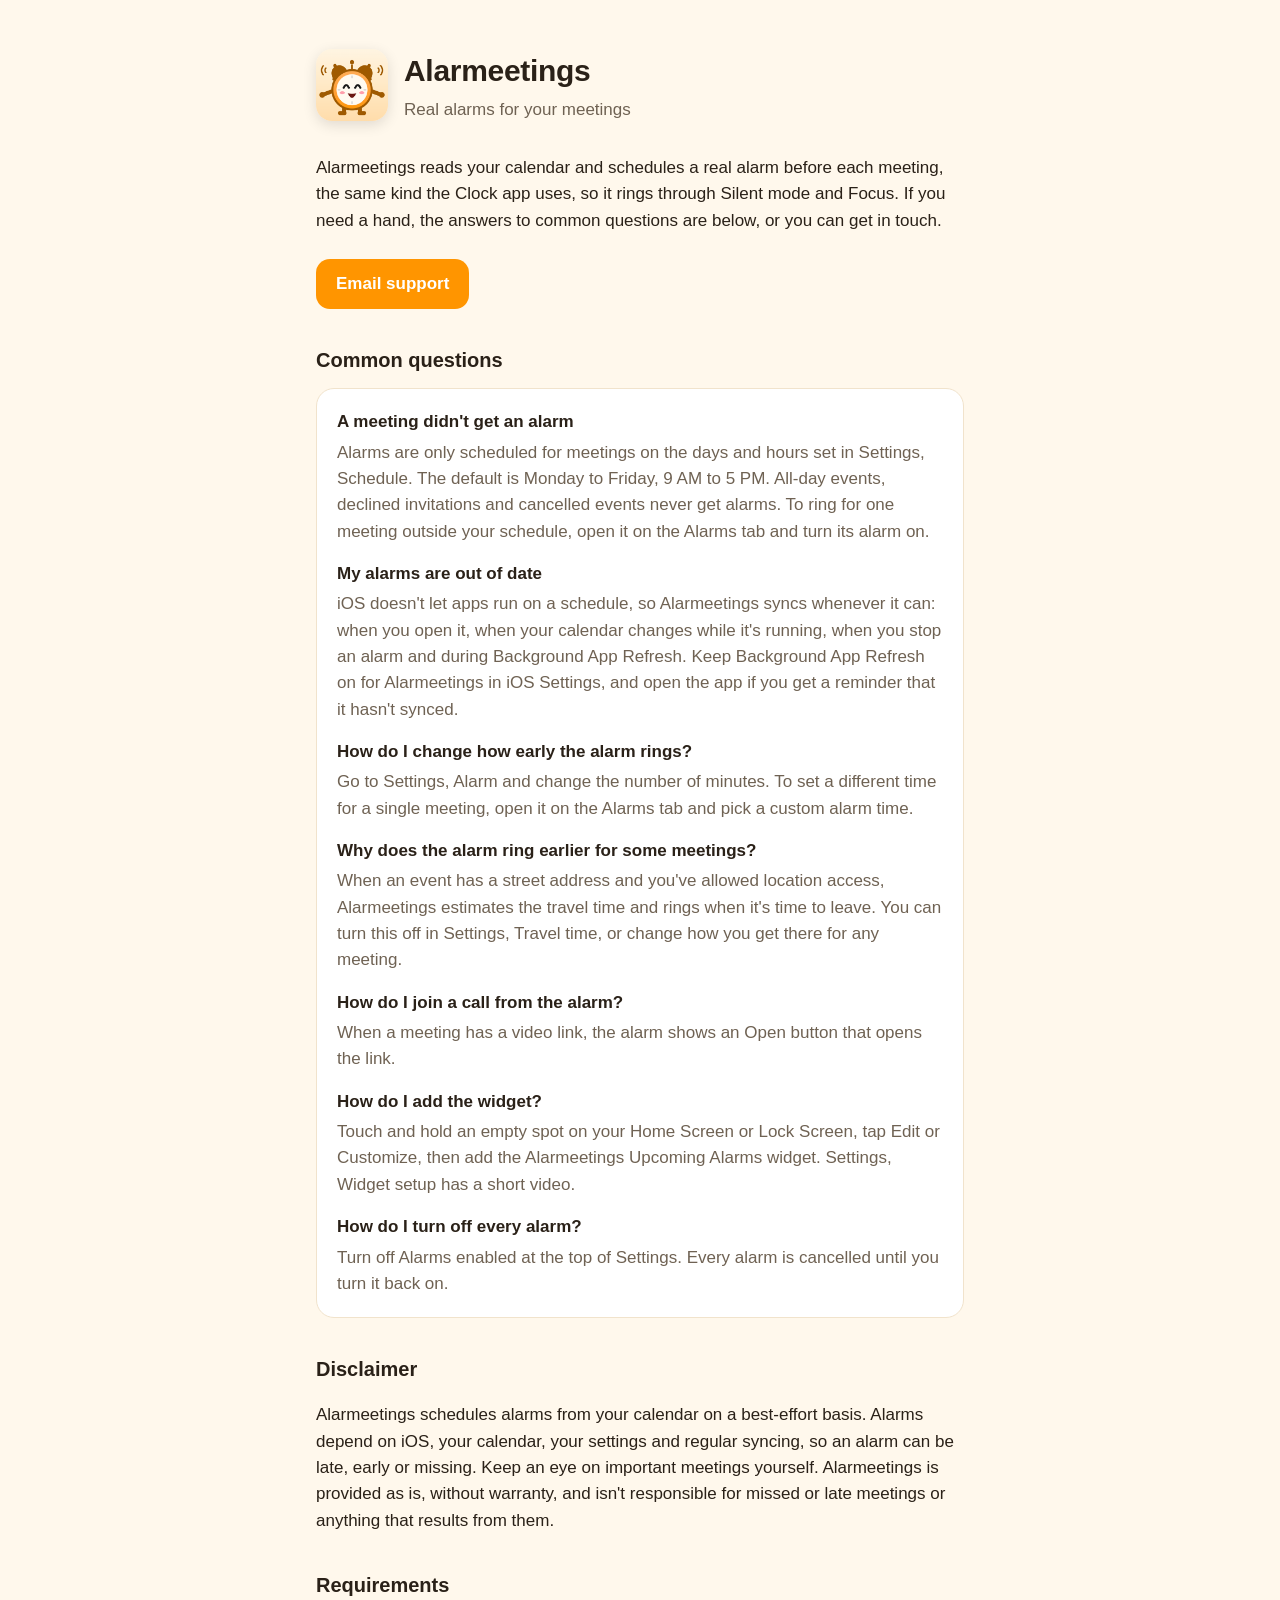
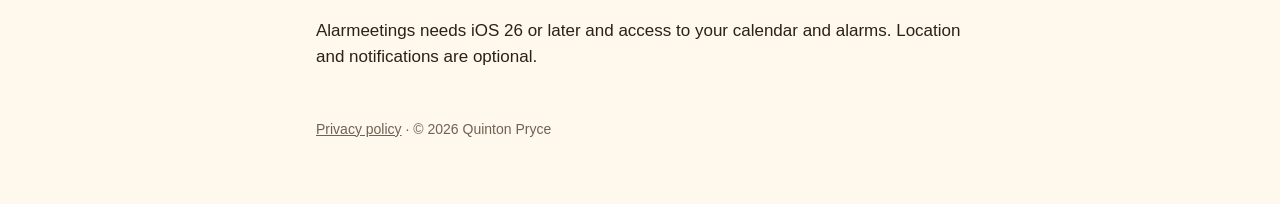
<file: index.html>
<!doctype html>
<html lang="en">
<head>
  <meta charset="utf-8">
  <meta name="viewport" content="width=device-width, initial-scale=1">
  <title>Alarmeetings Support</title>
  <meta name="description" content="Alarmeetings turns your calendar meetings into real iPhone alarms that ring through Silent mode and Focus.">
  <link rel="icon" href="icon.png">
  <link rel="stylesheet" href="style.css">
</head>
<body>
  <main>
    <header>
      <img src="icon.png" alt="">
      <div>
        <h1>Alarmeetings</h1>
        <p>Real alarms for your meetings</p>
      </div>
    </header>

    <p>Alarmeetings reads your calendar and schedules a real alarm before each meeting, the same kind the Clock app uses, so it rings through Silent mode and Focus. If you need a hand, the answers to common questions are below, or you can get in touch.</p>

    <a class="contact" href="mailto:prycequinton329@gmail.com?subject=Alarmeetings%20support">Email support</a>

    <h2>Common questions</h2>

    <div class="card">
      <h3>A meeting didn't get an alarm</h3>
      <p>Alarms are only scheduled for meetings on the days and hours set in Settings, Schedule. The default is Monday to Friday, 9 AM to 5 PM. All-day events, declined invitations and cancelled events never get alarms. To ring for one meeting outside your schedule, open it on the Alarms tab and turn its alarm on.</p>

      <h3>My alarms are out of date</h3>
      <p>iOS doesn't let apps run on a schedule, so Alarmeetings syncs whenever it can: when you open it, when your calendar changes while it's running, when you stop an alarm and during Background App Refresh. Keep Background App Refresh on for Alarmeetings in iOS Settings, and open the app if you get a reminder that it hasn't synced.</p>

      <h3>How do I change how early the alarm rings?</h3>
      <p>Go to Settings, Alarm and change the number of minutes. To set a different time for a single meeting, open it on the Alarms tab and pick a custom alarm time.</p>

      <h3>Why does the alarm ring earlier for some meetings?</h3>
      <p>When an event has a street address and you've allowed location access, Alarmeetings estimates the travel time and rings when it's time to leave. You can turn this off in Settings, Travel time, or change how you get there for any meeting.</p>

      <h3>How do I join a call from the alarm?</h3>
      <p>When a meeting has a video link, the alarm shows an Open button that opens the link.</p>

      <h3>How do I add the widget?</h3>
      <p>Touch and hold an empty spot on your Home Screen or Lock Screen, tap Edit or Customize, then add the Alarmeetings Upcoming Alarms widget. Settings, Widget setup has a short video.</p>

      <h3>How do I turn off every alarm?</h3>
      <p>Turn off Alarms enabled at the top of Settings. Every alarm is cancelled until you turn it back on.</p>
    </div>

    <h2>Disclaimer</h2>
    <p>Alarmeetings schedules alarms from your calendar on a best-effort basis. Alarms depend on iOS, your calendar, your settings and regular syncing, so an alarm can be late, early or missing. Keep an eye on important meetings yourself. Alarmeetings is provided as is, without warranty, and isn't responsible for missed or late meetings or anything that results from them.</p>

    <h2>Requirements</h2>
    <p>Alarmeetings needs iOS 26 or later and access to your calendar and alarms. Location and notifications are optional.</p>

    <footer>
      <a href="privacy.html">Privacy policy</a> · © 2026 Quinton Pryce
    </footer>
  </main>
</body>
</html>
</file>
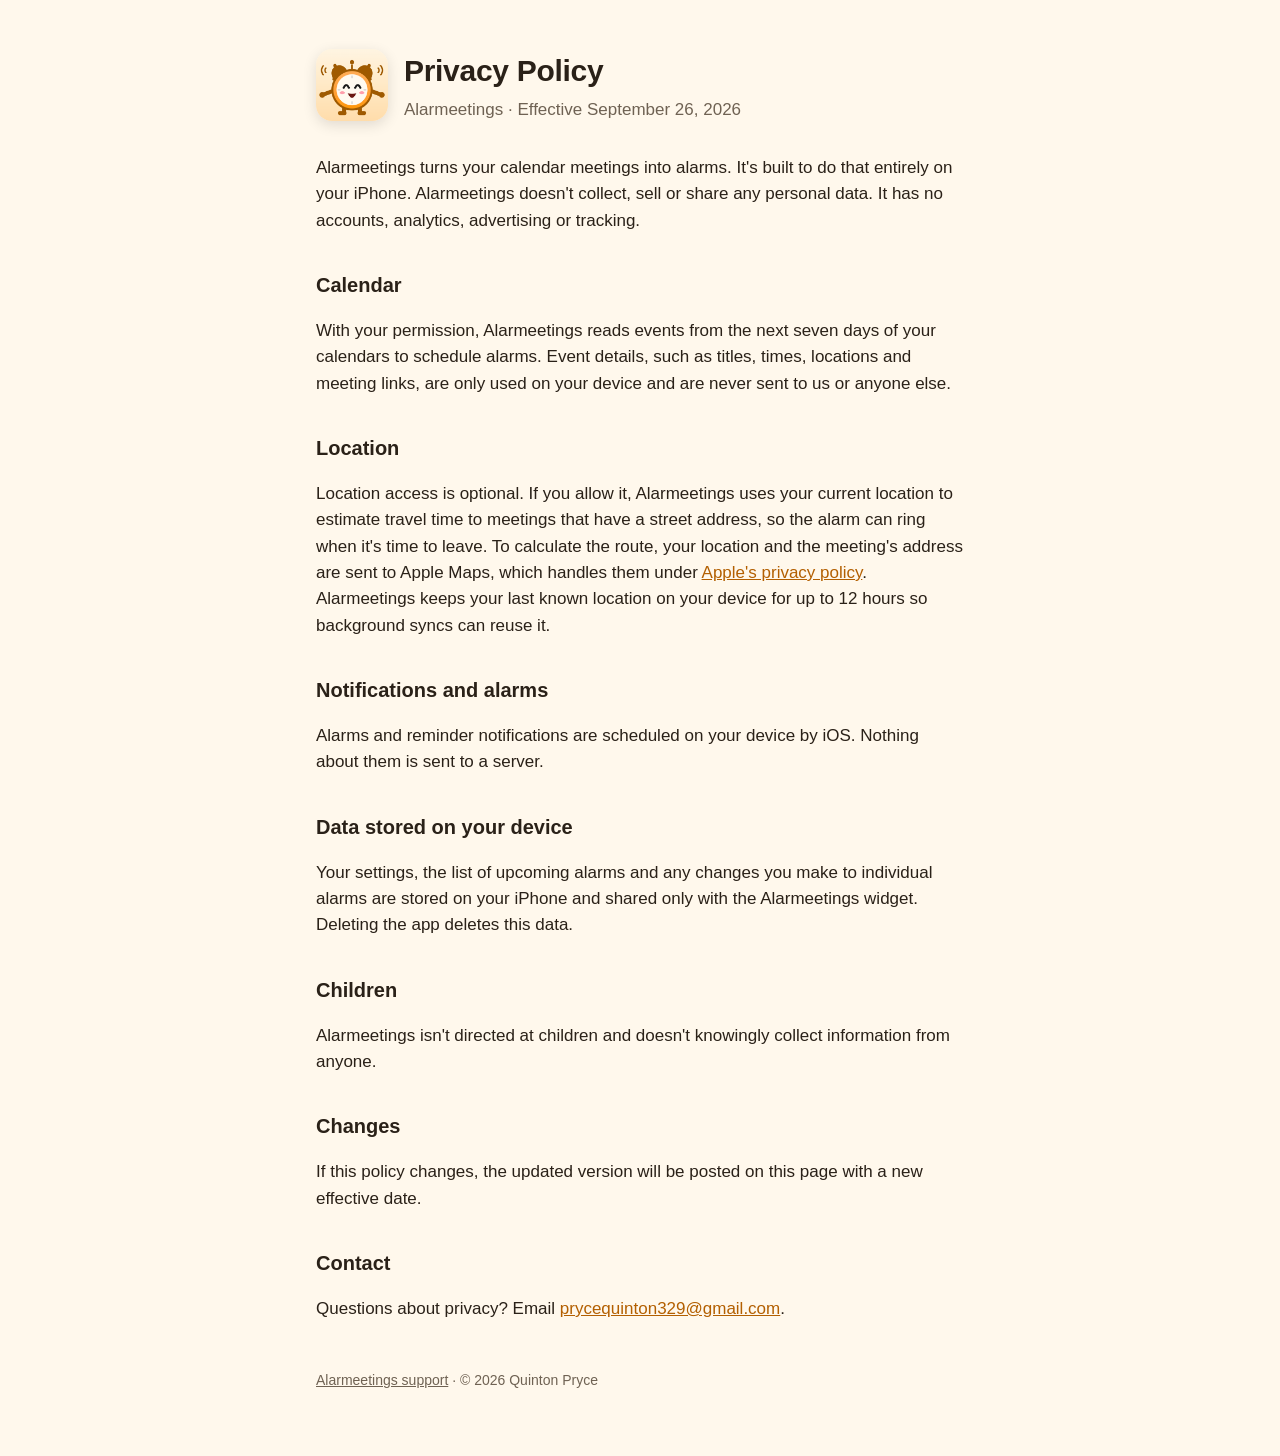
<file: privacy.html>
<!doctype html>
<html lang="en">
<head>
  <meta charset="utf-8">
  <meta name="viewport" content="width=device-width, initial-scale=1">
  <title>Alarmeetings Privacy Policy</title>
  <link rel="icon" href="icon.png">
  <link rel="stylesheet" href="style.css">
</head>
<body>
  <main>
    <header>
      <img src="icon.png" alt="">
      <div>
        <h1>Privacy Policy</h1>
        <p>Alarmeetings · Effective September 26, 2026</p>
      </div>
    </header>

    <p>Alarmeetings turns your calendar meetings into alarms. It's built to do that entirely on your iPhone. Alarmeetings doesn't collect, sell or share any personal data. It has no accounts, analytics, advertising or tracking.</p>

    <h2>Calendar</h2>
    <p>With your permission, Alarmeetings reads events from the next seven days of your calendars to schedule alarms. Event details, such as titles, times, locations and meeting links, are only used on your device and are never sent to us or anyone else.</p>

    <h2>Location</h2>
    <p>Location access is optional. If you allow it, Alarmeetings uses your current location to estimate travel time to meetings that have a street address, so the alarm can ring when it's time to leave. To calculate the route, your location and the meeting's address are sent to Apple Maps, which handles them under <a href="https://www.apple.com/legal/privacy/">Apple's privacy policy</a>. Alarmeetings keeps your last known location on your device for up to 12 hours so background syncs can reuse it.</p>

    <h2>Notifications and alarms</h2>
    <p>Alarms and reminder notifications are scheduled on your device by iOS. Nothing about them is sent to a server.</p>

    <h2>Data stored on your device</h2>
    <p>Your settings, the list of upcoming alarms and any changes you make to individual alarms are stored on your iPhone and shared only with the Alarmeetings widget. Deleting the app deletes this data.</p>

    <h2>Children</h2>
    <p>Alarmeetings isn't directed at children and doesn't knowingly collect information from anyone.</p>

    <h2>Changes</h2>
    <p>If this policy changes, the updated version will be posted on this page with a new effective date.</p>

    <h2>Contact</h2>
    <p>Questions about privacy? Email <a href="mailto:prycequinton329@gmail.com">prycequinton329@gmail.com</a>.</p>

    <footer>
      <a href="index.html">Alarmeetings support</a> · © 2026 Quinton Pryce
    </footer>
  </main>
</body>
</html>
</file>
<file: style.css>
:root {
  --bg: #fff8ec;
  --card: #ffffff;
  --text: #2a2118;
  --muted: #6f6253;
  --accent: #ff9500;
  --accent-ink: #b35f00;
  --border: #f1e3cc;
  color-scheme: light dark;
}

@media (prefers-color-scheme: dark) {
  :root {
    --bg: #17120c;
    --card: #221b13;
    --text: #f6ecdf;
    --muted: #b8a893;
    --accent: #ff9f1a;
    --accent-ink: #ffb347;
    --border: #3a2e20;
  }
}

* {
  box-sizing: border-box;
}

body {
  margin: 0;
  background: var(--bg);
  color: var(--text);
  font-family: ui-rounded, "SF Pro Rounded", -apple-system, BlinkMacSystemFont, "Segoe UI", sans-serif;
  font-size: 17px;
  line-height: 1.55;
}

main {
  max-width: 680px;
  margin: 0 auto;
  padding: 48px 16px 64px;
}

header {
  display: flex;
  align-items: center;
  gap: 16px;
  margin-bottom: 32px;
}

header img {
  width: 72px;
  height: 72px;
  border-radius: 16px;
  box-shadow: 0 4px 14px rgba(0, 0, 0, 0.12);
}

header h1 {
  margin: 0;
  font-size: 30px;
  font-weight: 800;
  letter-spacing: -0.01em;
}

header p {
  margin: 2px 0 0;
  color: var(--muted);
}

h2 {
  margin: 36px 0 8px;
  font-size: 20px;
  font-weight: 800;
}

a {
  color: var(--accent-ink);
}

.card {
  background: var(--card);
  border: 1px solid var(--border);
  border-radius: 18px;
  padding: 4px 20px;
  margin: 12px 0;
}

.card h3 {
  margin: 16px 0 4px;
  font-size: 17px;
}

.card p {
  margin: 0 0 16px;
  color: var(--muted);
}

.contact {
  display: inline-block;
  margin-top: 8px;
  padding: 12px 20px;
  border-radius: 14px;
  background: var(--accent);
  color: #fff;
  font-weight: 700;
  text-decoration: none;
}

footer {
  margin-top: 48px;
  color: var(--muted);
  font-size: 14px;
}

footer a {
  color: inherit;
}
</file>
